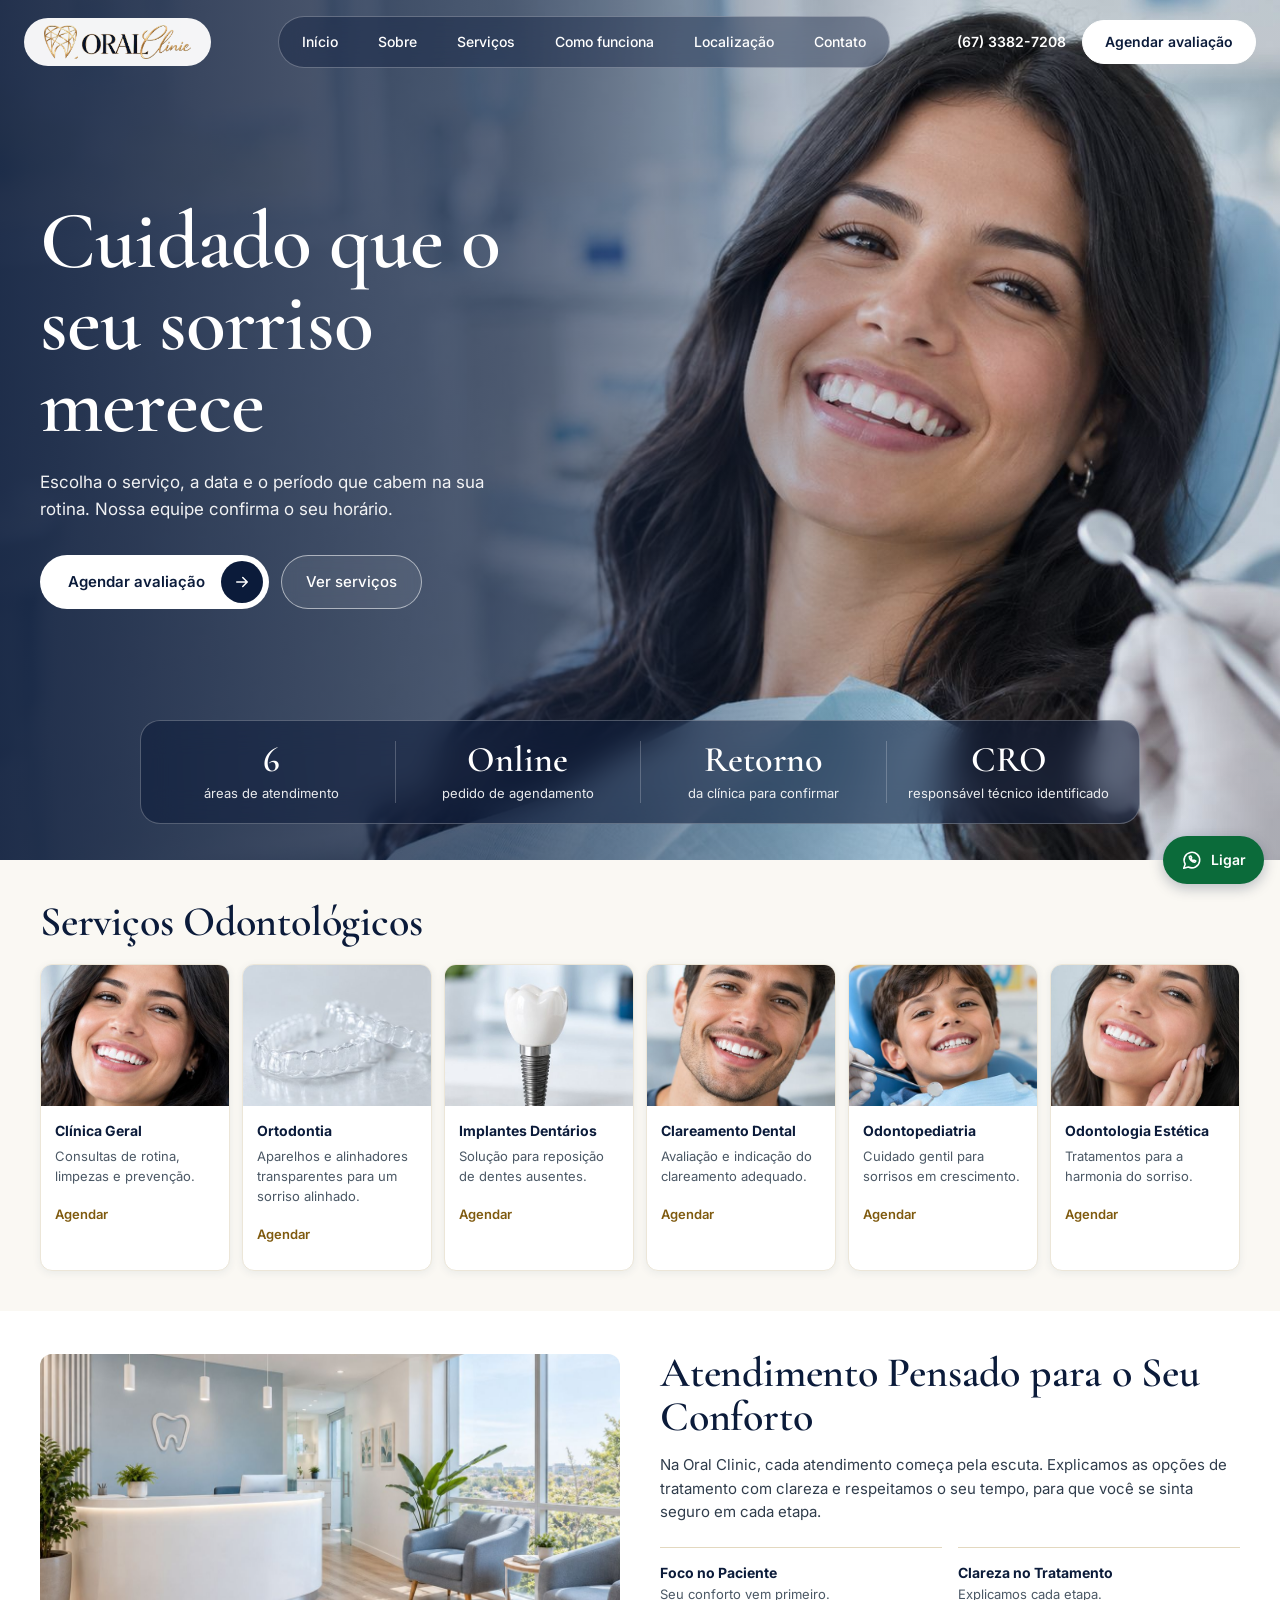
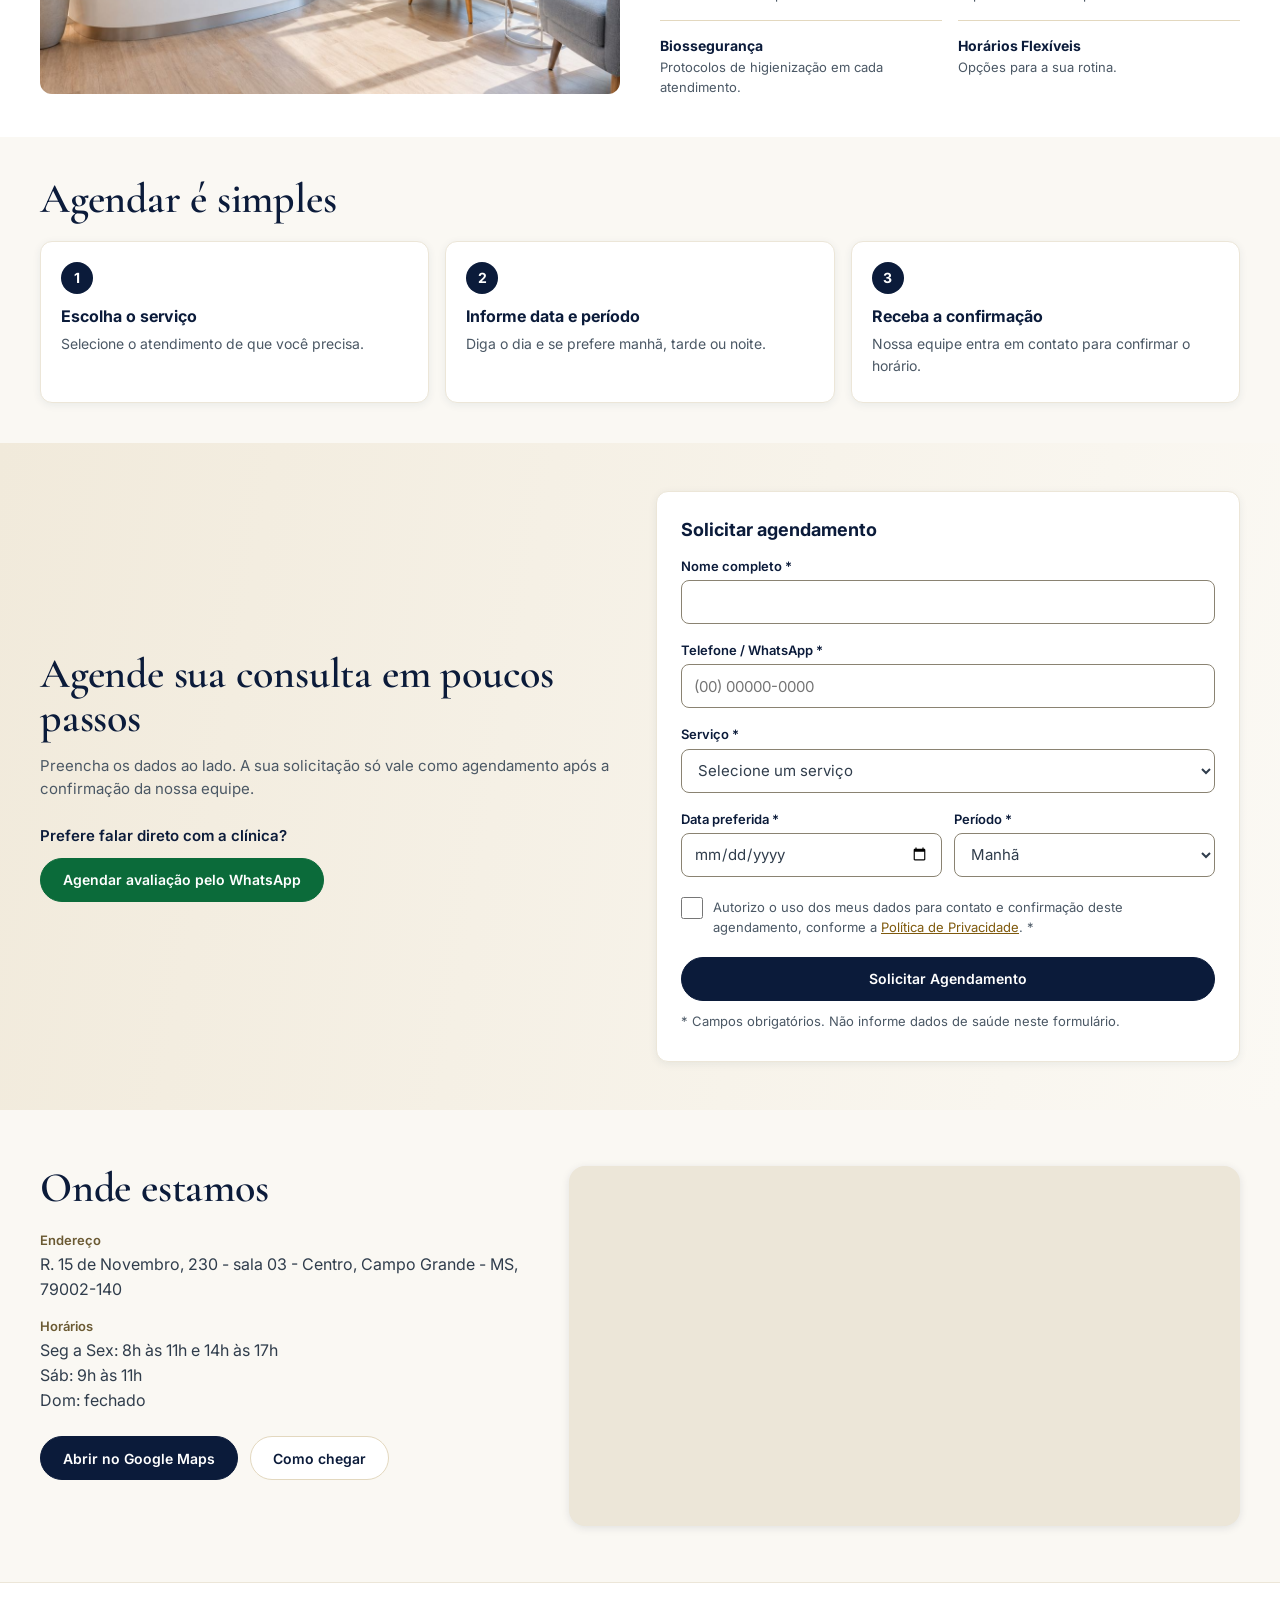
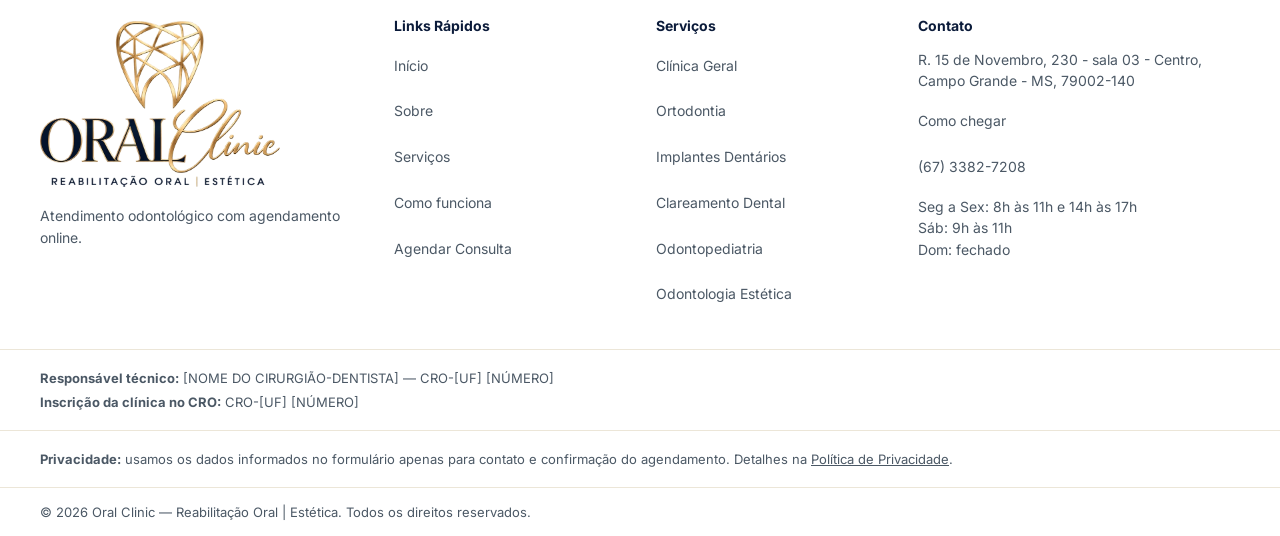
<file: oral-clinic-site/index.html>
<!doctype html>
<html lang="pt-BR">
<head>
<meta charset="utf-8">
<meta name="viewport" content="width=device-width, initial-scale=1">
<title>Oral Clinic — Clínica odontológica em Campo Grande/MS | Agendamento online</title>
<meta name="description" content="Oral Clinic: reabilitação oral e estética. Escolha o serviço, informe data e período e solicite seu agendamento online.">
<meta name="theme-color" content="#0B1B3A">
<!-- Depois de publicar, preencha com o endereço real do site: -->
<!-- <link rel="canonical" href="https://SEU-DOMINIO.com.br/"> -->
<meta property="og:type" content="website">
<meta property="og:title" content="Oral Clinic — Reabilitação Oral e Estética">
<meta property="og:description" content="Solicite seu agendamento online na Oral Clinic.">
<meta property="og:locale" content="pt_BR">
<script type="application/ld+json">{"@context": "https://schema.org", "@type": "Dentist", "name": "Oral Clinic", "description": "Clínica odontológica: reabilitação oral e estética.", "telephone": "+556733827208", "address": {"@type": "PostalAddress", "streetAddress": "R. 15 de Novembro, 230 - sala 03", "addressLocality": "Campo Grande", "addressRegion": "MS", "postalCode": "79002-140", "addressCountry": "BR"}, "openingHoursSpecification": [{"@type": "OpeningHoursSpecification", "dayOfWeek": ["Monday", "Tuesday", "Wednesday", "Thursday", "Friday"], "opens": "08:00", "closes": "11:00"}, {"@type": "OpeningHoursSpecification", "dayOfWeek": ["Monday", "Tuesday", "Wednesday", "Thursday", "Friday"], "opens": "14:00", "closes": "17:00"}, {"@type": "OpeningHoursSpecification", "dayOfWeek": "Saturday", "opens": "09:00", "closes": "11:00"}]}</script>
<link rel="icon" href="favicon.ico" sizes="any">
<link rel="icon" type="image/png" sizes="32x32" href="favicon-32.png">
<link rel="apple-touch-icon" href="apple-touch-icon.png">
<link rel="preconnect" href="https://fonts.googleapis.com">
<link rel="preconnect" href="https://fonts.gstatic.com" crossorigin>
<link rel="stylesheet" href="https://fonts.googleapis.com/css2?family=Cormorant+Garamond:wght@500;600;700&family=Inter:wght@400;500;600;700&display=swap">
<link rel="preload" as="image" href="assets/img/hero.jpg">
<link rel="stylesheet" href="assets/css/style.css">
</head>
<body id="topo">
<svg width="0" height="0" style="position:absolute" aria-hidden="true"><symbol id="i-tooth" viewBox="0 0 24 24"><path d="M7 3c-2.5 0-4 2-4 4.5 0 2 1 3.5 1.5 5.5.6 2.5.8 8 2.5 8 1.5 0 1.3-4.5 3-4.5h2c1.7 0 1.5 4.5 3 4.5 1.7 0 1.9-5.5 2.5-8 .5-2 1.5-3.5 1.5-5.5C21 5 19.500 3 17 3c-2 0-2.5 1-5 1S9 3 7 3z"/></symbol><symbol id="i-wa" viewBox="0 0 24 24"><path d="M3 21l1.6-4.6A8.5 8.5 0 1 1 8 19.6L3 21z"/><path d="M9 8.5c0 3 3 6 6 6l1.2-1.4-2-1-.9.7c-.9-.3-2-1.4-2.3-2.3l.7-.9-1-2L9 8.5z"/></symbol><symbol id="i-ig" viewBox="0 0 24 24"><rect x="3" y="3" width="18" height="18" rx="5"/><circle cx="12" cy="12" r="4"/><circle cx="17.5" cy="6.5" r=".6"/></symbol></svg>
<a class="skip" href="#conteudo">Ir para o conteúdo</a>

<header class="hdr" id="hdr">
  <div class="hwrap">
    <a class="logo" href="#topo" aria-label="Oral Clinic, início"><img src="assets/img/oral-clinic-horizontal.webp" alt="Oral Clinic" width="519" height="120"></a>
    <nav class="nav" id="menu" aria-label="Principal">
      <a href="#topo">Início</a><a href="#sobre">Sobre</a><a href="#servicos">Serviços</a><a href="#como-funciona">Como funciona</a><a href="#localizacao">Localização</a><a href="#contato">Contato</a>
    </nav>
    <a class="tel" href="#contato" data-cfg="telefone" data-cfg-href="tel">[TELEFONE]</a>
    <a class="btn" href="#agendar" data-wa-agendar>Agendar avaliação</a>
    <button class="burger" id="burger" type="button" aria-label="Abrir menu" aria-expanded="false" aria-controls="menu">☰</button>
  </div>
</header>

<main id="conteudo">
  <section class="hero">
    <img class="hero-bg" src="assets/img/hero.jpg" alt="Paciente sorrindo na cadeira odontológica durante atendimento" width="1448" height="1086" fetchpriority="high">
    <div class="hero-in">
      <h1>Cuidado que o seu sorriso merece</h1>
      <p>Escolha o serviço, a data e o período que cabem na sua rotina. Nossa equipe confirma o seu horário.</p>
      <div class="row">
        <a class="cta-pill" href="#agendar" data-wa-agendar><span>Agendar avaliação</span><span class="arr"><svg viewBox="0 0 24 24" aria-hidden="true"><path d="M5 12h14M13 6l6 6-6 6"/></svg></span></a>
        <a class="ghost" href="#servicos">Ver serviços</a>
      </div>
    </div>
    <ul class="stats">
      <li><b>6</b><span>áreas de atendimento</span></li>
      <li><b>Online</b><span>pedido de agendamento</span></li>
      <li><b>Retorno</b><span>da clínica para confirmar</span></li>
      <li><b>CRO</b><span>responsável técnico identificado</span></li>
    </ul>
  </section>

  <section class="sec" id="servicos">
    <div class="wrap">
      <div class="sh"><div><h2>Serviços Odontológicos</h2></div></div>
      <div class="svc">
      <article class="card">
        <img class="pi" src="assets/img/clinica-geral.jpg" alt="Mulher sorrindo com dentes saudáveis" width="473" height="521" loading="lazy" style="object-position:center 30%">
        <div class="b"><h3>Clínica Geral</h3><p>Consultas de rotina, limpezas e prevenção.</p><a class="lnk" href="#agendar" data-servico="Clínica Geral">Agendar</a></div>
      </article>
      <article class="card">
        <img class="pi" src="assets/img/ortodontia.jpg" alt="Alinhadores dentários transparentes" width="470" height="521" loading="lazy" style="object-position:center">
        <div class="b"><h3>Ortodontia</h3><p>Aparelhos e alinhadores transparentes para um sorriso alinhado.</p><a class="lnk" href="#agendar" data-servico="Ortodontia">Agendar</a></div>
      </article>
      <article class="card">
        <img class="pi" src="assets/img/implantes.jpg" alt="Implante dentário com coroa de porcelana" width="473" height="521" loading="lazy" style="object-position:center">
        <div class="b"><h3>Implantes Dentários</h3><p>Solução para reposição de dentes ausentes.</p><a class="lnk" href="#agendar" data-servico="Implantes Dentários">Agendar</a></div>
      </article>
      <article class="card">
        <img class="pi" src="assets/img/clareamento.jpg" alt="Homem sorrindo com dentes claros" width="473" height="548" loading="lazy" style="object-position:center 35%">
        <div class="b"><h3>Clareamento Dental</h3><p>Avaliação e indicação do clareamento adequado.</p><a class="lnk" href="#agendar" data-servico="Clareamento Dental">Agendar</a></div>
      </article>
      <article class="card">
        <img class="pi" src="assets/img/odontopediatria.jpg" alt="Criança sorrindo na cadeira de dentista" width="470" height="548" loading="lazy" style="object-position:center 35%">
        <div class="b"><h3>Odontopediatria</h3><p>Cuidado gentil para sorrisos em crescimento.</p><a class="lnk" href="#agendar" data-servico="Odontopediatria">Agendar</a></div>
      </article>
      <article class="card">
        <img class="pi" src="assets/img/estetica.jpg" alt="Mulher com sorriso delicado e dentes alinhados" width="473" height="548" loading="lazy" style="object-position:center 40%">
        <div class="b"><h3>Odontologia Estética</h3><p>Tratamentos para a harmonia do sorriso.</p><a class="lnk" href="#agendar" data-servico="Odontologia Estética">Agendar</a></div>
      </article>
      </div>
    </div>
  </section>

  <section class="about" id="sobre">
    <div class="wrap">
      <img class="pi" src="assets/img/sobre-recepcao.jpg" alt="Recepção da clínica com poltronas azuis e plantas" width="1200" height="900" loading="lazy">
      <div>
        
        <h2>Atendimento Pensado para o Seu Conforto</h2>
        <p>Na Oral Clinic, cada atendimento começa pela escuta. Explicamos as opções de tratamento com clareza e respeitamos o seu tempo, para que você se sinta seguro em cada etapa.</p>
        <div class="feat">
          <div><span><b>Foco no Paciente</b>Seu conforto vem primeiro.</span></div>
          <div><span><b>Clareza no Tratamento</b>Explicamos cada etapa.</span></div>
          <div><span><b>Biossegurança</b>Protocolos de higienização em cada atendimento.</span></div>
          <div><span><b>Horários Flexíveis</b>Opções para a sua rotina.</span></div>
        </div>
      </div>
    </div>
  </section>

  <section class="sec" id="como-funciona">
    <div class="wrap">
      <div class="sh"><div><h2>Agendar é simples</h2></div></div>
      <ol class="steps" style="list-style:none;margin:0;padding:0">
        <li class="card"><b>1</b><h3>Escolha o serviço</h3><p>Selecione o atendimento de que você precisa.</p></li>
        <li class="card"><b>2</b><h3>Informe data e período</h3><p>Diga o dia e se prefere manhã, tarde ou noite.</p></li>
        <li class="card"><b>3</b><h3>Receba a confirmação</h3><p>Nossa equipe entra em contato para confirmar o horário.</p></li>
      </ol>
    </div>
  </section>

  <section class="cta" id="agendar">
    <div class="wrap">
      <div>
        
        <h2>Agende sua consulta em poucos passos</h2>
        <p>Preencha os dados ao lado. A sua solicitação só vale como agendamento após a confirmação da nossa equipe.</p>
        <p style="margin-top:24px;margin-bottom:10px;color:#0B1B3A;font-weight:600">Prefere falar direto com a clínica?</p>
        <a class="btn wa" href="#agendar" data-wa-agendar>Agendar avaliação pelo WhatsApp</a>
      </div>
      <div class="card fm">
        <h3>Solicitar agendamento</h3>
        <div id="agendamento-ok" role="status" hidden>
          <div class="ok" id="resumo"></div>
          <a class="btn" id="btn-call" href="#" style="width:100%" hidden>Ligar para a clínica</a>
          <a class="btn wa" id="btn-wa" href="#" target="_blank" rel="noopener" style="width:100%" hidden>Enviar pelo WhatsApp</a>
          <div class="warn" id="aviso-wa" hidden>[WHATSAPP DA CLÍNICA AINDA NÃO CONFIGURADO]</div>
          <button class="btn o" id="novo" type="button" style="width:100%;margin-top:8px">Fazer outra solicitação</button>
        </div>
        <form id="form-agendamento" novalidate>
          <div class="hp" aria-hidden="true"><label>Não preencha este campo<input type="text" name="website" tabindex="-1" autocomplete="off"></label></div>
          <div class="fg"><label for="nome">Nome completo *</label><input id="nome" name="nome" type="text" autocomplete="name" required aria-describedby="e-nome"><span class="err" id="e-nome"></span></div>
          <div class="fg"><label for="tel">Telefone / WhatsApp *</label><input id="tel" name="tel" type="tel" inputmode="tel" autocomplete="tel" placeholder="(00) 00000-0000" required aria-describedby="e-tel"><span class="err" id="e-tel"></span></div>
          <div class="fg"><label for="servico">Serviço *</label><select id="servico" name="servico" required aria-describedby="e-servico"><option value="">Selecione um serviço</option><option value="Clínica Geral">Clínica Geral</option><option value="Ortodontia">Ortodontia</option><option value="Implantes Dentários">Implantes Dentários</option><option value="Clareamento Dental">Clareamento Dental</option><option value="Odontopediatria">Odontopediatria</option><option value="Odontologia Estética">Odontologia Estética</option><option value="Urgência Odontológica">Urgência Odontológica</option></select><span class="err" id="e-servico"></span></div>
          <div class="g2">
            <div class="fg"><label for="data">Data preferida *</label><input id="data" name="data" type="date" required aria-describedby="e-data"><span class="err" id="e-data"></span></div>
            <div class="fg"><label for="periodo">Período *</label><select id="periodo" name="periodo"><option>Manhã</option><option>Tarde</option><option>Noite</option></select></div>
          </div>
          <div class="ck"><input id="consent" name="consent" type="checkbox" required aria-describedby="e-consent"><label for="consent">Autorizo o uso dos meus dados para contato e confirmação deste agendamento, conforme a <a href="privacidade.html">Política de Privacidade</a>. *</label></div>
          <span class="err" id="e-consent"></span>
          <button class="btn" type="submit" style="width:100%;margin-top:8px">Solicitar Agendamento</button>
          <p class="note">* Campos obrigatórios. Não informe dados de saúde neste formulário.</p>
        </form>
      </div>
    </div>
  </section>
  <section class="loc" id="localizacao">
    <div class="wrap">
      <div>
        <h2>Onde estamos</h2>
        <dl class="info">
          <dt>Endereço</dt><dd data-cfg="endereco">[ENDEREÇO DA CLÍNICA]</dd>
          <dt>Horários</dt><dd data-cfg="horarios">[DIAS E HORÁRIOS DE ATENDIMENTO]</dd>
        </dl>
        <div class="row">
          <a class="btn" id="loc-abrir" href="#localizacao" target="_blank" rel="noopener">Abrir no Google Maps</a>
          <a class="btn o" id="loc-rota" href="#localizacao" target="_blank" rel="noopener">Como chegar</a>
        </div>
      </div>
      <iframe id="mapa" title="Mapa com a localização da clínica" loading="lazy" referrerpolicy="no-referrer-when-downgrade" allowfullscreen></iframe>
    </div>
  </section>
</main>

<footer class="ftr" id="contato">
  <div class="wrap">
    <div><a class="logo flogo" href="#topo" aria-label="Oral Clinic, início"><img src="assets/img/oral-clinic-logo.webp" alt="Oral Clinic — Reabilitação Oral | Estética" width="720" height="499" loading="lazy"></a><p style="margin-top:12px">Atendimento odontológico com agendamento online.</p></div>
    <div><h3>Links Rápidos</h3><ul><li><a href="#topo">Início</a></li><li><a href="#sobre">Sobre</a></li><li><a href="#servicos">Serviços</a></li><li><a href="#como-funciona">Como funciona</a></li><li><a href="#agendar">Agendar Consulta</a></li></ul></div>
    <div><h3>Serviços</h3><ul><li><a href="#servicos">Clínica Geral</a></li><li><a href="#servicos">Ortodontia</a></li><li><a href="#servicos">Implantes Dentários</a></li><li><a href="#servicos">Clareamento Dental</a></li><li><a href="#servicos">Odontopediatria</a></li><li><a href="#servicos">Odontologia Estética</a></li></ul></div>
    <div><h3>Contato</h3><ul>
      <li data-cfg="endereco">[ENDEREÇO DA CLÍNICA]</li>
      <li><a id="ft-maps" href="#contato" target="_blank" rel="noopener" hidden>Como chegar</a></li>
      <li><a href="#contato" data-cfg="telefone" data-cfg-href="tel">[TELEFONE]</a></li>
      <li data-hide-empty="email"><a href="#contato" data-cfg="email" data-cfg-href="mailto">[E-MAIL]</a></li>
      <li data-cfg="horarios">[DIAS E HORÁRIOS DE ATENDIMENTO]</li>
      <li><a id="ft-wa" href="#agendar" target="_blank" rel="noopener">WhatsApp</a></li>
      <li><a id="ft-ig" href="#contato" target="_blank" rel="noopener">Instagram</a></li>
    </ul></div>
  </div>
  <div class="rt"><div class="wrap">
    <p><b>Responsável técnico:</b> <span data-cfg="responsavelNome">[NOME DO CIRURGIÃO-DENTISTA]</span> — <span data-cfg="responsavelCro">CRO-[UF] [NÚMERO]</span></p>
    <p><b>Inscrição da clínica no CRO:</b> <span data-cfg="clinicaCro">CRO-[UF] [NÚMERO]</span></p>
  </div></div>
  <div class="rt"><div class="wrap"><p><b>Privacidade:</b> usamos os dados informados no formulário apenas para contato e confirmação do agendamento. Detalhes na <a href="privacidade.html" style="display:inline;padding:0;text-decoration:underline">Política de Privacidade</a>.</p></div></div>
  <div class="legal"><div class="wrap"><span>© <span id="ano">2026</span> Oral Clinic — Reabilitação Oral | Estética. Todos os direitos reservados.</span></div></div>
</footer>

<div class="fab" aria-label="Contato rápido">
  <a class="wa" id="fab-wa" href="#agendar" target="_blank" rel="noopener"><svg class="i" aria-hidden="true"><use href="#i-wa"/></svg>WhatsApp</a>
  <a class="ig" id="fab-ig" href="#contato" target="_blank" rel="noopener"><svg class="i" aria-hidden="true"><use href="#i-ig"/></svg>Instagram</a>
</div>

<div class="bar"><a class="btn" href="#agendar">Agendar</a><a class="btn wa" id="bar-wa" href="#agendar" target="_blank" rel="noopener">WhatsApp</a><a class="btn ig" id="bar-ig" href="#contato" target="_blank" rel="noopener">Instagram</a></div>

<script src="assets/js/config.js"></script>
<script src="assets/js/main.js"></script>
</body>
</html>
</file>
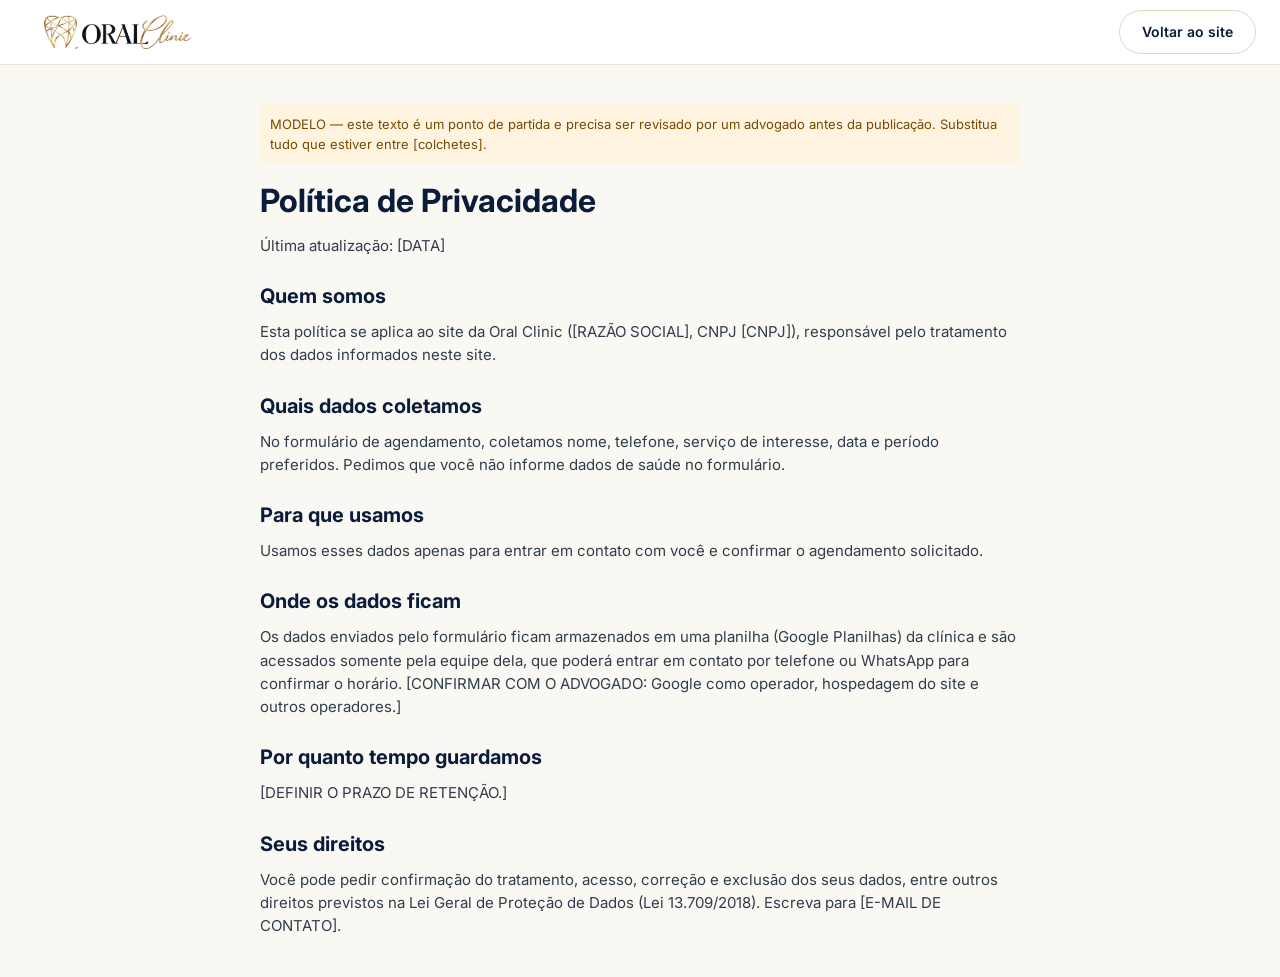
<file: oral-clinic-site/privacidade.html>
<!doctype html>
<html lang="pt-BR">
<head>
<meta charset="utf-8">
<meta name="viewport" content="width=device-width, initial-scale=1">
<title>Política de Privacidade — Oral Clinic</title>
<meta name="robots" content="noindex">
<link rel="icon" href="favicon.ico" sizes="any">
<link rel="stylesheet" href="https://fonts.googleapis.com/css2?family=Cormorant+Garamond:wght@500;600;700&family=Inter:wght@400;500;600;700&display=swap">
<link rel="stylesheet" href="assets/css/style.css">
</head>
<body>
<header class="hdr solid"><div class="hwrap">
  <a class="logo" href="index.html" aria-label="Oral Clinic, voltar ao início"><img src="assets/img/oral-clinic-horizontal.webp" alt="Oral Clinic" width="519" height="120"></a>
  <a class="btn o" href="index.html" style="margin-left:auto;background:#fff;border-color:#E3D8BF;color:#0B1B3A!important">Voltar ao site</a>
</div></header>
<main class="wrap" style="padding:104px 0 40px;max-width:760px">
  <div class="warn">MODELO — este texto é um ponto de partida e precisa ser revisado por um advogado antes da publicação. Substitua tudo que estiver entre [colchetes].</div>
  <h1 style="font-size:32px;color:#0B1B3A;margin-bottom:8px">Política de Privacidade</h1>
  <p style="margin-bottom:24px">Última atualização: [DATA]</p>

  <h2 style="font-size:20px;color:#0B1B3A;margin:24px 0 8px">Quem somos</h2>
  <p>Esta política se aplica ao site da Oral Clinic ([RAZÃO SOCIAL], CNPJ [CNPJ]), responsável pelo tratamento dos dados informados neste site.</p>

  <h2 style="font-size:20px;color:#0B1B3A;margin:24px 0 8px">Quais dados coletamos</h2>
  <p>No formulário de agendamento, coletamos nome, telefone, serviço de interesse, data e período preferidos. Pedimos que você não informe dados de saúde no formulário.</p>

  <h2 style="font-size:20px;color:#0B1B3A;margin:24px 0 8px">Para que usamos</h2>
  <p>Usamos esses dados apenas para entrar em contato com você e confirmar o agendamento solicitado.</p>

  <h2 style="font-size:20px;color:#0B1B3A;margin:24px 0 8px">Onde os dados ficam</h2>
  <p>Os dados enviados pelo formulário ficam armazenados em uma planilha (Google Planilhas) da clínica e são acessados somente pela equipe dela, que poderá entrar em contato por telefone ou WhatsApp para confirmar o horário. [CONFIRMAR COM O ADVOGADO: Google como operador, hospedagem do site e outros operadores.]</p>

  <h2 style="font-size:20px;color:#0B1B3A;margin:24px 0 8px">Por quanto tempo guardamos</h2>
  <p>[DEFINIR O PRAZO DE RETENÇÃO.]</p>

  <h2 style="font-size:20px;color:#0B1B3A;margin:24px 0 8px">Seus direitos</h2>
  <p>Você pode pedir confirmação do tratamento, acesso, correção e exclusão dos seus dados, entre outros direitos previstos na Lei Geral de Proteção de Dados (Lei 13.709/2018). Escreva para [E-MAIL DE CONTATO].</p>
</main>
</body>
</html>
</file>
<file: oral-clinic-site/assets/css/style.css>
/* Oral Clinic — estilos do site. Cores: marinho #0B1B3A, dourado escuro #7F5A0E, marfim #FAF8F3 */
html{scroll-behavior:smooth}
body{margin:0}
[hidden]{display:none!important}
.skip{position:absolute;left:-9999px;top:0;background:#0B1B3A;color:#fff;padding:12px 16px;z-index:100;border-radius:0 0 8px 0}
.skip:focus{left:0}
.i{width:22px;height:22px;fill:none;stroke:#7F5A0E;stroke-width:1.7;stroke-linecap:round;stroke-linejoin:round}
@media(prefers-reduced-motion:reduce){html{scroll-behavior:auto}}
html{scroll-behavior:smooth}
body{font-family:Inter,"Segoe UI",Arial,sans-serif;color:#303D4C;background:#FAF8F3;font-size:15px;line-height:1.55}
*,*::before,*::after{box-sizing:border-box}
h1,h2,h3,p{margin:0}
a{color:inherit;text-decoration:none}
a:focus-visible,button:focus-visible,input:focus-visible,select:focus-visible{outline:2px solid #7F5A0E;outline-offset:2px}
.wrap{width:min(calc(100% - 48px),1200px);margin-inline:auto}
.logo img{display:block;height:44px;width:auto}.flogo img{height:auto;width:240px;max-width:100%}
.btn{display:inline-flex;align-items:center;justify-content:center;min-height:44px;padding:0 22px;border-radius:999px;font-weight:600;font-size:14px;background:#0B1B3A;color:#fff!important;border:1px solid #0B1B3A;font-family:inherit;cursor:pointer}
.btn:hover{background:#1A2E57}
.btn.o{background:#fff;color:#0B1B3A!important;border-color:#E3D8BF}
.btn.wa{background:#0B6B3A;border-color:#0B6B3A}
.row{display:flex;gap:12px;flex-wrap:wrap;margin-top:24px}
.ic{width:40px;height:40px;border-radius:50%;background:#fff;border:1px solid #E3D8BF;display:grid;place-items:center;flex:none}
.pi{display:block;width:100%;object-fit:cover;background:#F7F3EA}
.sec{padding-block:40px}
.sh{display:flex;justify-content:space-between;align-items:end;margin-bottom:20px;gap:12px;flex-wrap:wrap}
.sh h2{font-size:26px;letter-spacing:-.7px;font-weight:700;color:#0B1B3A;line-height:1.15}
.svc{display:grid;grid-template-columns:repeat(6,1fr);gap:12px}
.card{background:#fff;border:1px solid #ECE6D8;border-radius:12px;box-shadow:0 2px 8px rgb(18 54 83/7%);overflow:hidden}
.card .pi{aspect-ratio:4/3;height:auto}
.card .b{padding:12px;position:relative}
.card .b .ic{position:absolute;top:-20px;left:12px}
.card h3{font-size:14px;font-weight:700;color:#0B1B3A;margin-top:20px}
.card p{font-size:13px;color:#4B5865;margin:4px 0 6px}
.lnk{font-size:13px;font-weight:600;color:#7F5A0E;min-height:44px;display:inline-flex;align-items:center}
.about{background:#fff}
.about .wrap{display:grid;grid-template-columns:1fr 1fr;gap:40px;align-items:center;padding-block:40px}
.about .pi{height:340px;border-radius:12px}
.about h2{font-size:26px;font-weight:700;letter-spacing:-.7px;color:#0B1B3A;line-height:1.15;margin:8px 0 12px}
.feat{display:grid;grid-template-columns:1fr 1fr;gap:16px;margin-top:24px}
.feat div{display:flex;gap:12px;font-size:13px;color:#4B5865}
.feat b{display:block;color:#0B1B3A;font-size:14px}
.steps{display:grid;grid-template-columns:repeat(3,1fr);gap:16px}
.steps .card{padding:20px}
.steps b{display:grid;place-items:center;width:32px;height:32px;border-radius:50%;background:#0B1B3A;color:#fff;font-size:14px;margin-bottom:10px}
.steps h3{font-size:16px;color:#0B1B3A;margin-bottom:4px}
.steps p{font-size:14px;color:#4B5865}
.cta{background:linear-gradient(100deg,#F1EADB,#FBF9F4)}
.cta .wrap{display:grid;grid-template-columns:1fr 1fr;gap:32px;align-items:center;padding-block:48px}
.cta h2{font-size:30px;font-weight:700;letter-spacing:-.7px;color:#0B1B3A;line-height:1.15;margin:8px 0 12px}
.cta p{color:#4B5865}
.fm{padding:24px}
.fm h3{font-size:18px;color:#0B1B3A;margin-bottom:12px}
.fg{display:flex;flex-direction:column;gap:4px;margin-bottom:12px}
.fg label{font-size:13px;font-weight:600;color:#0B1B3A}
.fg input,.fg select{min-height:44px;border:1px solid #8A8372;border-radius:8px;padding:0 12px;font:inherit;font-size:15px;background:#fff;color:#303D4C}
.fg.bad input,.fg.bad select{border-color:#B42318}
.err{font-size:13px;color:#B42318;font-weight:500}
.g2{display:grid;grid-template-columns:1fr 1fr;gap:12px}
.ck{display:flex;gap:10px;align-items:flex-start;font-size:13px;color:#4B5865;margin:4px 0 12px}
.ck input{width:22px;height:22px;margin:0;flex:none}
.ck a{text-decoration:underline;color:#7F5A0E}
.note{font-size:13px;color:#4B5865;margin-top:10px!important}
.ok{background:#EAF6EF;border:1px solid #9BD3B0;border-radius:8px;padding:14px;font-size:14px;color:#14452B;margin-bottom:14px;white-space:pre-line}
.warn{font-size:13px;color:#7A4A00;background:#FFF4E0;border-radius:8px;padding:10px;margin-bottom:12px}
.ftr{background:#fff;border-top:1px solid #ECE6D8;font-size:14px;color:#4B5865}
.ftr .wrap{display:grid;grid-template-columns:1.4fr 1fr 1fr 1.4fr;gap:32px;padding-block:32px}
.ftr h3{font-size:14px;color:#0B1B3A;margin-bottom:6px}
.ftr a,.ftr li{display:block;padding:6px 0}
.ftr ul{list-style:none;margin:0;padding:0}
.rt{border-top:1px solid #ECE6D8;padding:14px 0;font-size:13px;color:#4B5865}
.rt .wrap{display:block;padding-block:0}
.rt p{margin:4px 0!important}
.legal{border-top:1px solid #ECE6D8;padding:14px 0;font-size:13px;color:#4B5865}
.legal .wrap{display:flex;justify-content:space-between;padding-block:0;gap:12px;flex-wrap:wrap}
.bar{display:none}
.fab{position:fixed;right:16px;bottom:16px;z-index:40;display:flex;flex-direction:column;gap:10px}
.fab a{display:inline-flex;align-items:center;gap:8px;min-height:48px;padding:0 18px;border-radius:999px;color:#fff;font-weight:600;font-size:14px;box-shadow:0 4px 14px rgb(11 27 58/28%)}
.fab .i{stroke:#fff}
.fab .wa{background:#0B6B3A}
.fab .ig{background:#0B1B3A}
.btn.ig{background:#7F5A0E;border-color:#7F5A0E}

/* ===== Cabeçalho sobre a foto (vidro) ===== */
section[id]{scroll-margin-top:72px}
.hdr{position:fixed;top:0;left:0;right:0;z-index:50;transition:background .25s,box-shadow .25s}
.hwrap{position:relative;width:min(calc(100% - 48px),1280px);margin:16px auto 0;display:flex;align-items:center;gap:16px;transition:margin .25s,padding .25s}
.logo{display:flex;align-items:center}
.hdr .logo{background:rgba(255,255,255,.95);border-radius:999px;padding:7px 20px}
.hdr .logo img{display:block;height:34px;width:auto}
.nav{display:flex;gap:4px;margin-inline:auto;padding:5px;border-radius:999px;background:rgba(11,27,58,.4);-webkit-backdrop-filter:blur(14px);backdrop-filter:blur(14px);border:1px solid rgba(255,255,255,.28)}
.nav a{display:inline-flex;align-items:center;min-height:40px;padding:0 18px;border-radius:999px;color:#fff;font-size:14px;font-weight:500}
.nav a:hover{background:rgba(255,255,255,.2)}
.hdr .tel{color:#fff;font-size:14px;font-weight:600;min-height:44px;display:inline-flex;align-items:center}
.hdr .btn{background:#fff;border-color:#fff;color:#0B1B3A!important}
.hdr .btn:hover{background:#F7F3EA}
.burger{display:none;min-width:44px;min-height:44px;margin-left:auto;border:1px solid rgba(255,255,255,.45);background:rgba(11,27,58,.4);color:#fff;border-radius:50%;font:inherit;font-size:20px;cursor:pointer}
.hdr.solid{background:#fff;box-shadow:0 1px 0 #ECE6D8}
.hdr.solid .hwrap{margin-top:0;padding:8px 0}
.hdr.solid .nav{background:transparent;border-color:transparent;-webkit-backdrop-filter:none;backdrop-filter:none}
.hdr.solid .nav a{color:#0B1B3A}
.hdr.solid .nav a:hover{background:#F7F3EA}
.hdr.solid .tel{color:#0B1B3A}
.hdr.solid .btn{background:#0B1B3A;border-color:#0B1B3A;color:#fff!important}
.hdr.solid .burger{background:#fff;color:#0B1B3A;border-color:#E3D8BF}

/* ===== Capa ===== */
.hero{position:relative;min-height:min(100vh,860px);display:flex;align-items:center;color:#fff;overflow:hidden;background:#0B1B3A}
.hero-bg{position:absolute;inset:0;width:100%;height:100%;object-fit:cover;object-position:72% 30%}
.hero::before{content:"";position:absolute;inset:0;z-index:1;background:linear-gradient(90deg,rgba(11,27,58,.9) 0%,rgba(11,27,58,.66) 40%,rgba(11,27,58,.1) 72%)}
.hero-in{position:relative;z-index:2;width:min(calc(100% - 48px),1200px);margin-inline:auto;padding:150px 0 200px}
.hero h1{font-family:"Cormorant Garamond",Georgia,serif;font-weight:600;font-size:clamp(46px,6.4vw,84px);line-height:1;letter-spacing:-.01em;max-width:12ch;color:#fff}
.hero p{max-width:44ch;margin-top:22px;font-size:17px;line-height:1.6;color:rgba(255,255,255,.93)}
.hero .row{margin-top:32px;align-items:center}
.cta-pill{display:inline-flex;align-items:center;gap:16px;min-height:54px;padding:6px 6px 6px 28px;border-radius:999px;background:#fff;color:#0B1B3A;font-weight:600;font-size:15px}
.cta-pill:hover{background:#F7F3EA}
.cta-pill .arr{display:grid;place-items:center;width:42px;height:42px;border-radius:50%;background:#0B1B3A}
.cta-pill svg{width:18px;height:18px;fill:none;stroke:#fff;stroke-width:2;stroke-linecap:round;stroke-linejoin:round}
.ghost{display:inline-flex;align-items:center;min-height:54px;padding:0 24px;border-radius:999px;border:1px solid rgba(255,255,255,.55);background:rgba(255,255,255,.08);-webkit-backdrop-filter:blur(8px);backdrop-filter:blur(8px);color:#fff;font-weight:500;font-size:15px}
.ghost:hover{background:rgba(255,255,255,.2)}
.stats{position:absolute;z-index:2;left:50%;bottom:36px;transform:translateX(-50%);width:min(calc(100% - 48px),1000px);display:grid;grid-template-columns:repeat(4,1fr);list-style:none;margin:0;padding:20px 8px;border-radius:20px;background:rgba(11,27,58,.55);-webkit-backdrop-filter:blur(16px);backdrop-filter:blur(16px);border:1px solid rgba(255,255,255,.25);text-align:center}
.stats li{padding:0 12px}
.stats li+li{border-left:1px solid rgba(255,255,255,.22)}
.stats b{display:block;font-family:"Cormorant Garamond",Georgia,serif;font-size:36px;font-weight:600;line-height:1.05;color:#fff}
.stats span{display:block;margin-top:4px;font-size:13px;color:rgba(255,255,255,.9)}

/* ===== Títulos de seção e cartões ===== */
.sh h2,.about h2,.cta h2,.loc h2{font-family:"Cormorant Garamond",Georgia,serif;font-weight:600;font-size:42px;line-height:1.05;letter-spacing:-.005em;color:#0B1B3A;margin-top:0}
.about h2,.cta h2{margin:0 0 14px}
.card h3{margin-top:0}
.card .b{padding:14px}
.feat div{border-top:1px solid #E3D8BF;padding-top:14px}
.hero p,.cta p{max-width:none}
.hero p{max-width:44ch}

@media(max-width:1023px){
.svc{grid-template-columns:repeat(3,1fr)}
.about .wrap,.cta .wrap{grid-template-columns:1fr}
.steps{grid-template-columns:1fr}
.ftr .wrap{grid-template-columns:1fr 1fr}
.hdr .tel{display:none}
.burger{display:block}
.nav{display:none;position:absolute;top:calc(100% + 10px);left:0;right:0;flex-direction:column;gap:0;border-radius:20px;padding:8px;background:rgba(11,27,58,.94)}
.nav.open{display:flex}
.nav a{padding:0 16px}
.hdr.solid .nav{background:#fff;border:1px solid #ECE6D8;box-shadow:0 8px 24px rgb(11 27 58/12%)}
.hero::before{background:linear-gradient(90deg,rgba(11,27,58,.9) 0%,rgba(11,27,58,.7) 55%,rgba(11,27,58,.25) 100%)}
}
@media(max-width:600px){
.svc{grid-template-columns:repeat(2,1fr)}
.feat,.g2{grid-template-columns:1fr}
.ftr .wrap{grid-template-columns:1fr}
.hdr .btn{display:none}
body{padding-bottom:68px}
.bar{display:flex;position:fixed;left:0;right:0;bottom:0;z-index:30;gap:8px;padding:10px 12px;background:#fff;border-top:1px solid #ECE6D8}
.bar .btn{flex:1;padding:0 8px}
.fab{display:none}
.hero{min-height:0;flex-direction:column;align-items:stretch;justify-content:flex-start}
.hero::before{background:linear-gradient(180deg,rgba(11,27,58,.88) 0%,rgba(11,27,58,.62) 55%,rgba(11,27,58,.82) 100%)}
.hero-in{padding:120px 0 28px}
.hero h1{font-size:46px}
.hero p{font-size:16px}
.stats{position:relative;left:auto;bottom:auto;transform:none;margin:0 auto 24px;grid-template-columns:1fr 1fr;gap:16px 0}
.stats li:nth-child(3){border-left:0}
.stats b{font-size:30px}
.sh h2,.about h2,.cta h2{font-size:34px}
}
@media(prefers-reduced-motion:reduce){.hdr,.hwrap{transition:none}}

[data-cfg="horarios"]{white-space:pre-line}
.hp{position:absolute;left:-9999px;width:1px;height:1px;overflow:hidden}

/* ===== Localização ===== */
.loc .wrap{display:grid;grid-template-columns:1fr 1.35fr;gap:32px;align-items:stretch;padding-block:56px}
.loc h2{font-family:"Cormorant Garamond",Georgia,serif;font-weight:600;font-size:42px;line-height:1.05;color:#0B1B3A;margin:0 0 20px}
.loc .info{margin:0 0 8px}
.loc .info dt{font-size:13px;font-weight:600;color:#6B5A33;margin-top:14px}
.loc .info dd{margin:2px 0 0;font-size:16px;color:#303D4C;white-space:pre-line}
.loc iframe{width:100%;height:100%;min-height:360px;border:0;border-radius:16px;background:#ECE6D8;box-shadow:0 2px 8px rgb(11 27 58/10%)}
@media(max-width:1023px){.loc .wrap{grid-template-columns:1fr}.loc iframe{min-height:320px}}
@media(max-width:600px){.loc h2{font-size:34px}}
</file>
